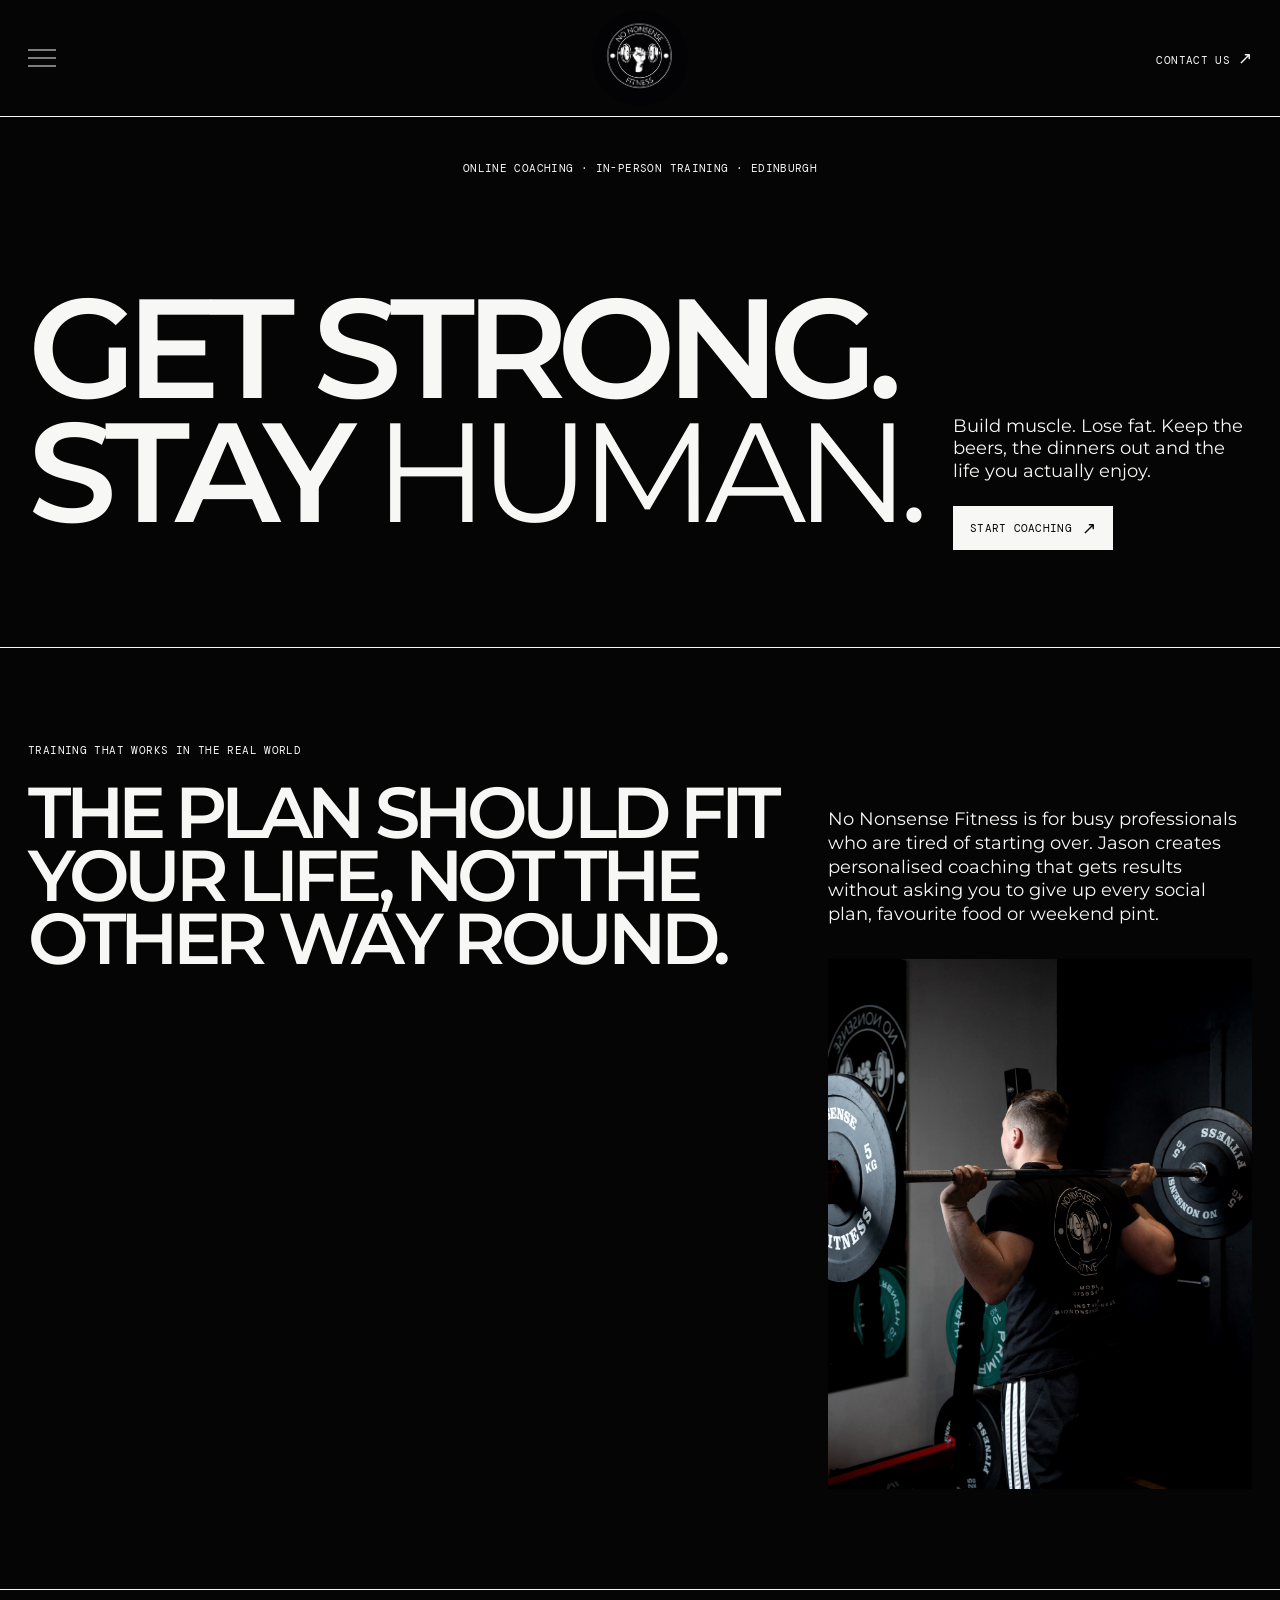
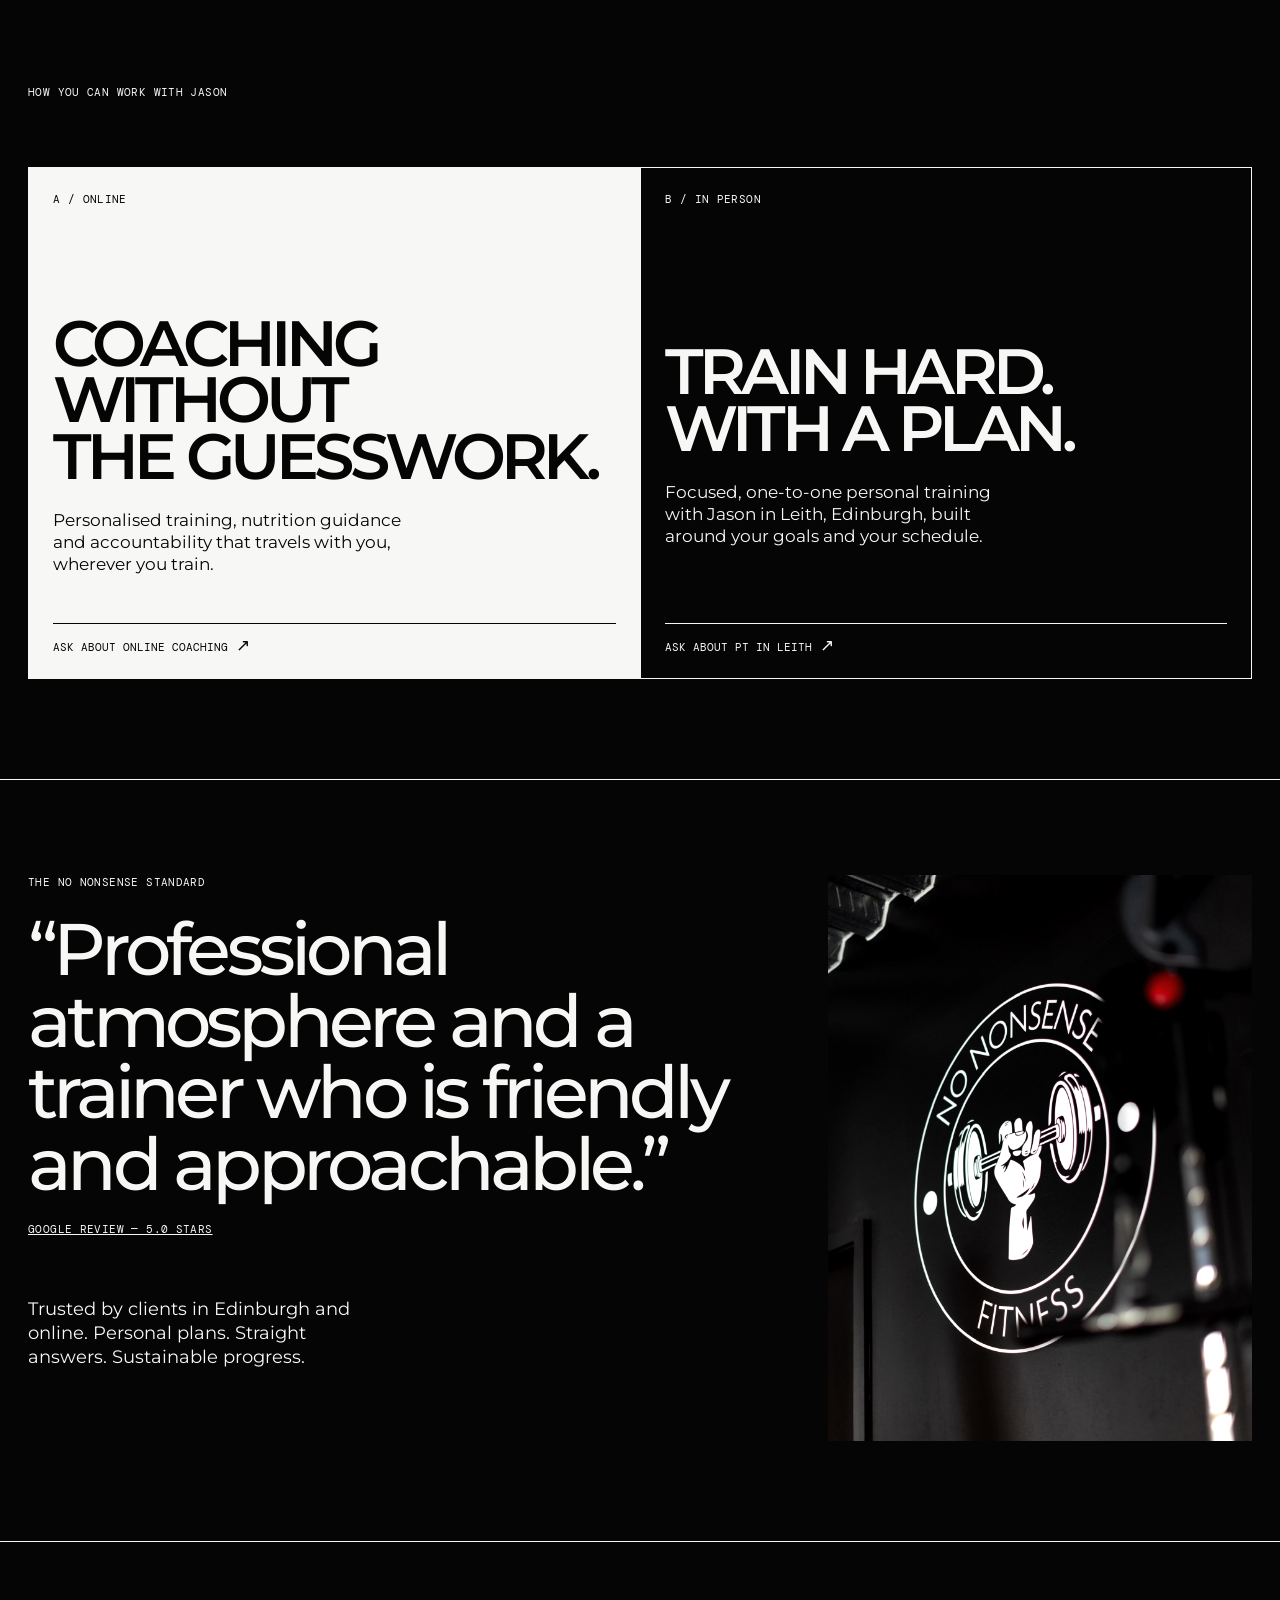
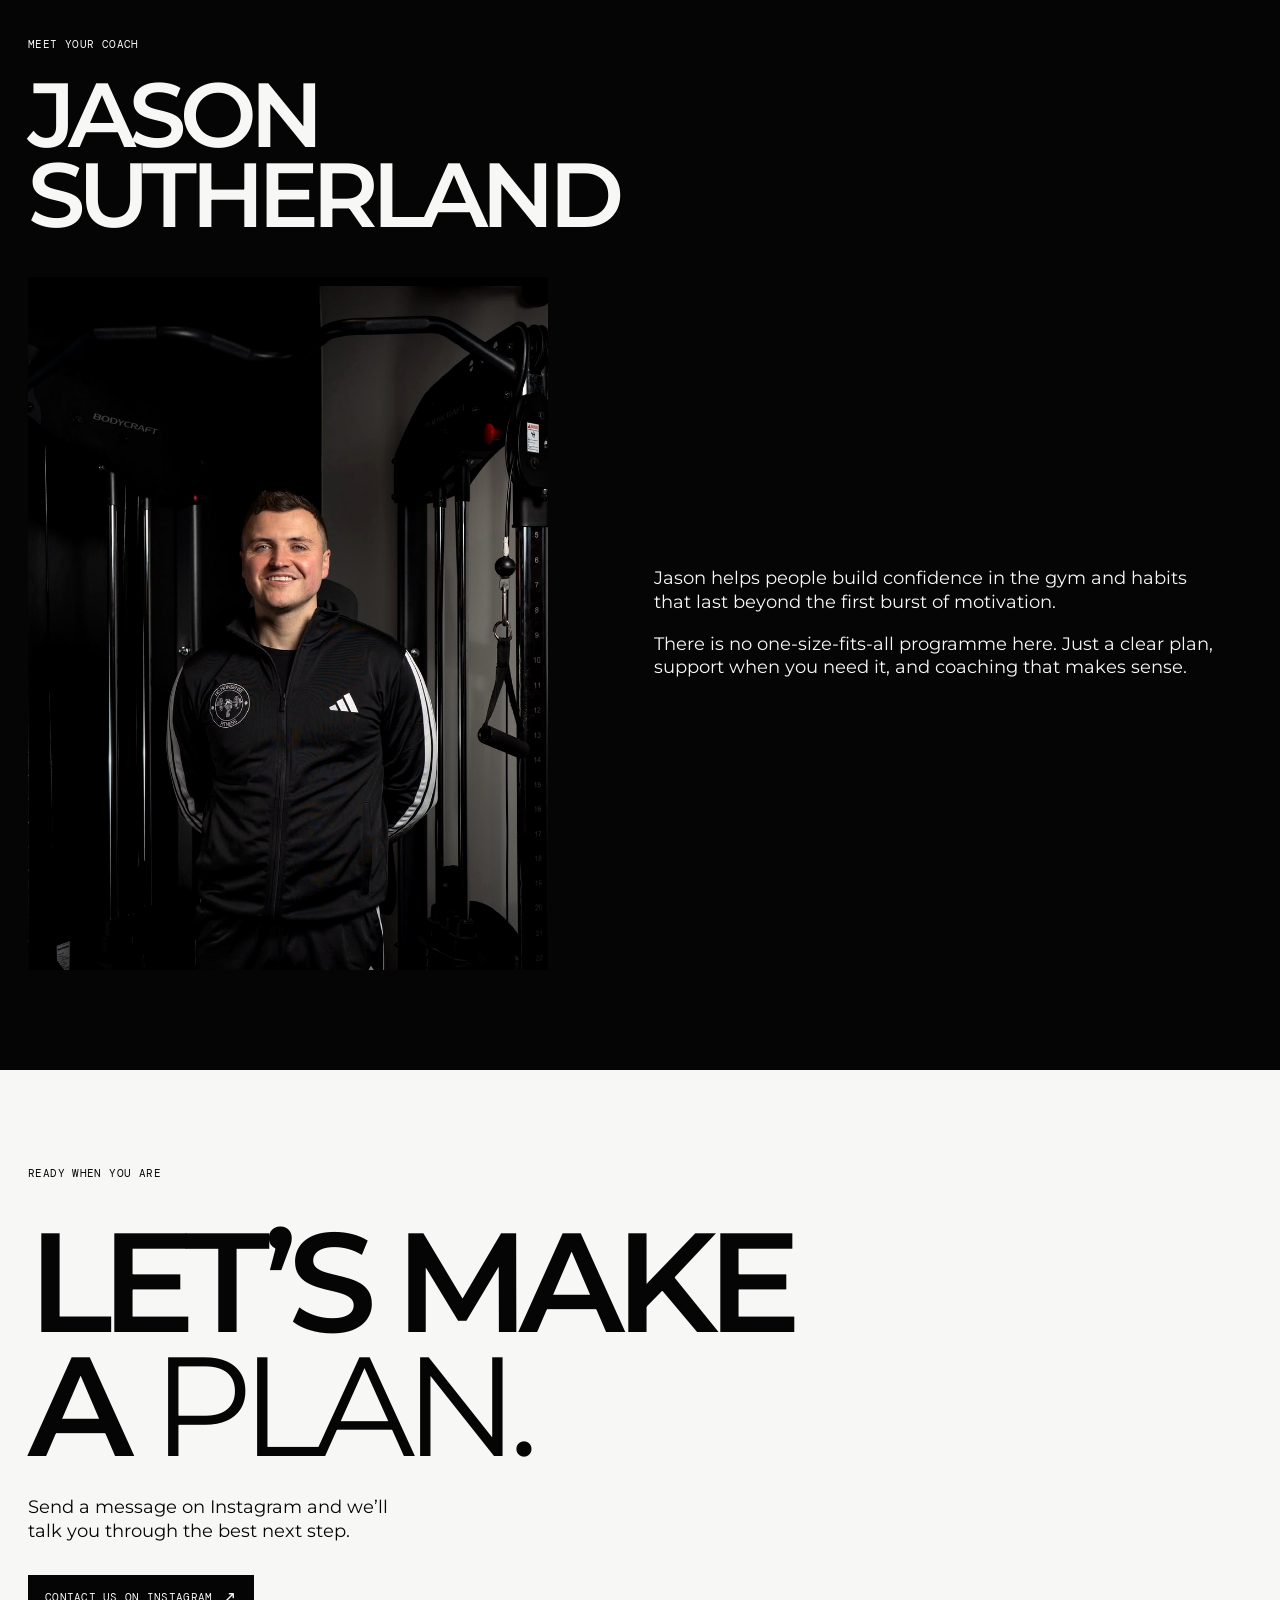
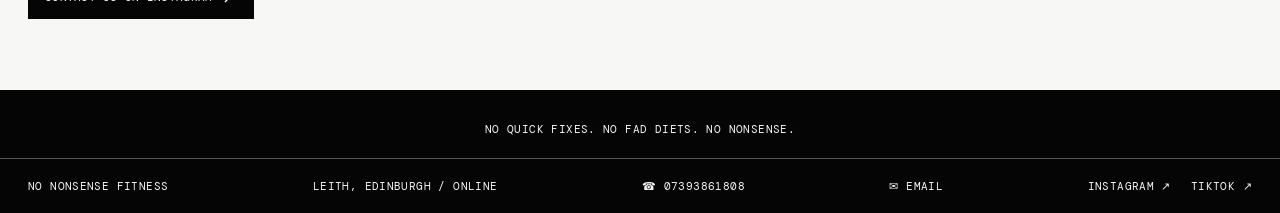
<file: index.html>
<!doctype html>
<html lang="en-GB">
  <head>
    <!-- Instagram handle: nononsense_fitnesss. Update each inline Instagram URL below if it ever changes. -->
    <!-- Analytics hooks: connect these data attributes in Google Tag Manager when a container is ready. -->
    <meta charset="UTF-8" />
    <meta name="viewport" content="width=device-width, initial-scale=1.0" />
    <meta
      name="description"
      content="No Nonsense Fitness — online and in-person coaching with Jason Sutherland in Leith, Edinburgh."
    />
    <title>No Nonsense Fitness | Coaching that fits your life</title>
    <link rel="canonical" href="https://nononsensefitness.co.uk/" />
    <link rel="icon" type="image/jpeg" href="assets/no-nonsense-fitness-logo.jpeg" />
    <meta property="og:title" content="No Nonsense Fitness | Coaching that fits your life" />
    <meta property="og:description" content="Online and in-person coaching with Jason Sutherland in Leith, Edinburgh." />
    <meta property="og:image" content="https://nononsensefitness.co.uk/assets/no-nonsense-fitness-logo.jpeg" />
    <meta property="og:type" content="website" />
    <meta property="og:url" content="https://nononsensefitness.co.uk/" />
    <meta name="twitter:card" content="summary" />
    <meta name="twitter:title" content="No Nonsense Fitness | Coaching that fits your life" />
    <meta name="twitter:description" content="Online and in-person coaching with Jason Sutherland in Leith, Edinburgh." />
    <meta name="twitter:image" content="https://nononsensefitness.co.uk/assets/no-nonsense-fitness-logo.jpeg" />
    <link rel="preconnect" href="https://fonts.googleapis.com" />
    <link rel="preconnect" href="https://fonts.gstatic.com" crossorigin />
    <link href="https://fonts.googleapis.com/css2?family=DM+Mono&amp;family=Montserrat:wght@400;500;600&amp;display=swap" rel="stylesheet" />
    <link rel="stylesheet" href="styles.css?v=20260916-1" />
    <script type="application/ld+json">
      {
        "@context": "https://schema.org",
        "@type": "LocalBusiness",
        "name": "No Nonsense Fitness",
        "description": "Online and in-person personal training with Jason Sutherland.",
        "url": "https://nononsensefitness.co.uk/",
        "image": "https://nononsensefitness.co.uk/assets/no-nonsense-fitness-logo.jpeg",
        "telephone": "+447393861808",
        "email": "nononsensefitness@outlook.com",
        "address": {
          "@type": "PostalAddress",
          "addressLocality": "Leith",
          "addressRegion": "Edinburgh",
          "addressCountry": "GB"
        },
        "sameAs": [
          "https://www.instagram.com/nononsense_fitnesss/",
          "https://www.tiktok.com/@nononsense_fitnesss"
        ]
      }
    </script>
  </head>
  <body>
    <a class="skip-link" href="#top">Skip to content</a>
    <header class="site-header">
      <details class="site-menu">
        <summary aria-label="Open navigation"><span></span><span></span><span></span></summary>
        <nav class="menu-panel" aria-label="Main navigation">
          <a href="transformations/">TRANSFORMATIONS</a>
        </nav>
      </details>
      <a class="brand" href="./" aria-label="No Nonsense Fitness home">
        <img src="assets/no-nonsense-fitness-logo.jpeg" alt="No Nonsense Fitness" width="3159" height="3159" />
      </a>
      <a class="header-link" href="https://ig.me/m/nononsense_fitnesss" target="_blank" rel="noreferrer" data-analytics-event="instagram_dm_click" data-analytics-location="header"><span class="editable" data-editable="source" data-path="/index.html" data-key="header-cta-label">CONTACT US</span> <span aria-hidden="true">↗</span></a>
    </header>

    <main id="top">
      <section class="hero section-shell">
        <p class="eyebrow editable" data-editable="source" data-path="/index.html" data-key="hero-eyebrow">ONLINE COACHING · IN-PERSON TRAINING · EDINBURGH</p>
        <div class="hero-copy">
          <h1 class="editable" data-editable="source" data-path="/index.html" data-key="hero-headline">GET STRONG.<br />STAY <em>HUMAN.</em></h1>
          <div class="hero-side">
            <p class="editable" data-editable="source" data-path="/index.html" data-key="hero-supporting-copy">Build muscle. Lose fat. Keep the beers, the dinners out and the life you actually enjoy.</p>
            <a class="button button-dark editable" href="https://ig.me/m/nononsense_fitnesss" target="_blank" rel="noreferrer" data-analytics-event="instagram_dm_click" data-analytics-location="hero" data-editable="source" data-path="/index.html" data-key="hero-cta-label">START COACHING</a>
          </div>
        </div>
      </section>

      <section class="intro section-shell section-rule">
        <div>
          <p class="overline editable" data-editable="source" data-path="/index.html" data-key="intro-overline">TRAINING THAT WORKS IN THE REAL WORLD</p>
          <h2 class="editable" data-editable="source" data-path="/index.html" data-key="intro-heading">THE PLAN SHOULD FIT<br />YOUR LIFE, NOT<span class="desktop-only"> THE<br /></span><span class="mobile-line-break" aria-hidden="true"></span><span class="mobile-only">THE </span>OTHER<span class="mobile-line-break" aria-hidden="true"></span> WAY ROUND.</h2>
        </div>
        <div class="intro-copy">
          <p class="body-copy editable" data-editable="source" data-path="/index.html" data-key="intro-copy">No Nonsense Fitness is for busy professionals who are tired of starting over. Jason creates personalised coaching that gets results without asking you to give up every social plan, favourite food or weekend pint.</p>
          <figure class="intro-photo">
            <img src="assets/jason-back-squat.jpeg" alt="Jason preparing for a barbell back squat" width="1366" height="2048" loading="lazy" />
          </figure>
        </div>
      </section>

      <section class="services section-shell section-rule">
        <div class="services-header">
          <p class="overline editable" data-editable="source" data-path="/index.html" data-key="services-overline">HOW YOU CAN WORK WITH JASON</p>
        </div>
        <div class="service-grid">
          <article class="service-card service-card-dark">
            <p class="service-index editable" data-editable="source" data-path="/index.html" data-key="online-service-index">A / ONLINE</p>
            <h3 class="editable" data-editable="source" data-path="/index.html" data-key="online-service-heading">COACHING<br />WITHOUT<br />THE GUESSWORK.</h3>
            <p class="editable" data-editable="source" data-path="/index.html" data-key="online-coaching-copy">Personalised training, nutrition guidance and accountability that travels with you, wherever you train.</p>
            <a href="https://ig.me/m/nononsense_fitnesss" target="_blank" rel="noreferrer" data-analytics-event="instagram_dm_click" data-analytics-location="online_service"><span class="editable" data-editable="source" data-path="/index.html" data-key="online-service-cta-label">ASK ABOUT ONLINE COACHING</span> <span aria-hidden="true">↗</span></a>
          </article>
          <article class="service-card">
            <p class="service-index editable" data-editable="source" data-path="/index.html" data-key="in-person-service-index">B / IN PERSON</p>
            <h3 class="editable" data-editable="source" data-path="/index.html" data-key="in-person-service-heading">TRAIN HARD.<br />WITH A PLAN.</h3>
            <p class="editable" data-editable="source" data-path="/index.html" data-key="in-person-training-copy">Focused, one-to-one personal training with Jason in Leith, Edinburgh, built around your goals and your schedule.</p>
            <a href="https://ig.me/m/nononsense_fitnesss" target="_blank" rel="noreferrer" data-analytics-event="instagram_dm_click" data-analytics-location="in_person_service"><span class="editable" data-editable="source" data-path="/index.html" data-key="in-person-service-cta-label">ASK ABOUT PT IN LEITH</span> <span aria-hidden="true">↗</span></a>
          </article>
        </div>
      </section>

      <section class="proof section-shell section-rule">
        <div class="proof-content">
          <p class="overline editable" data-editable="source" data-path="/index.html" data-key="proof-overline">THE NO NONSENSE STANDARD</p>
          <blockquote class="editable" data-editable="source" data-path="/index.html" data-key="testimonial" cite="https://www.google.com/maps?cid=11181079138888969406">“Professional atmosphere and a trainer who is friendly and approachable.”</blockquote>
          <p class="review-source"><a href="https://www.google.com/maps?cid=11181079138888969406" target="_blank" rel="noopener noreferrer" aria-label="Read all No Nonsense Fitness reviews on Google" data-analytics-event="google_review_click" data-analytics-location="testimonial"><span class="editable" data-editable="source" data-path="/index.html" data-key="review-source-label">GOOGLE REVIEW &mdash; 5.0 STARS</span></a></p>
          <p class="proof-note editable" data-editable="source" data-path="/index.html" data-key="proof-note">Trusted by clients in Edinburgh and online. Personal plans. Straight answers. Sustainable progress.</p>
        </div>
        <figure class="proof-photo">
          <img src="assets/no-nonsense-gym-logo.jpeg" alt="No Nonsense Fitness logo inside the gym" width="1366" height="2048" loading="lazy" />
        </figure>
      </section>

      <section class="about section-shell section-rule">
        <div class="about-title">
          <p class="overline editable" data-editable="source" data-path="/index.html" data-key="about-overline">MEET YOUR COACH</p>
          <h2 class="editable" data-editable="source" data-path="/index.html" data-key="about-heading">JASON<br />SUTHERLAND</h2>
        </div>
        <figure class="about-photo">
          <img src="assets/jason-sutherland.jpeg" alt="Jason Sutherland at No Nonsense Fitness" width="944" height="2048" loading="lazy" />
        </figure>
        <div class="about-copy">
          <p class="editable" data-editable="source" data-path="/index.html" data-key="about-intro">Jason helps people build confidence in the gym and habits that last beyond the first burst of motivation.</p>
          <p class="editable" data-editable="source" data-path="/index.html" data-key="about-detail">There is no one-size-fits-all programme here. Just a clear plan, support when you need it, and coaching that makes sense.</p>
        </div>
      </section>

      <section class="cta section-shell section-rule">
        <p class="overline editable" data-editable="source" data-path="/index.html" data-key="cta-overline">READY WHEN YOU ARE</p>
        <h2 class="editable" data-editable="source" data-path="/index.html" data-key="cta-heading">LET’S MAKE<br />A <em>PLAN.</em></h2>
        <p class="editable" data-editable="source" data-path="/index.html" data-key="cta-copy">Send a message on Instagram and we’ll talk you through the best next step.</p>
        <a class="button button-light editable" href="https://ig.me/m/nononsense_fitnesss" target="_blank" rel="noreferrer" data-analytics-event="instagram_dm_click" data-analytics-location="final_cta" data-editable="source" data-path="/index.html" data-key="final-cta-label">CONTACT US ON INSTAGRAM</a>
      </section>
      <div class="page-signoff section-shell editable" data-editable="source" data-path="/index.html" data-key="page-signoff">NO QUICK FIXES. NO FAD DIETS. NO NONSENSE.</div>
    </main>

    <footer class="site-footer">
      <p class="editable" data-editable="source" data-path="/index.html" data-key="footer-business-name">NO NONSENSE FITNESS</p>
      <p class="editable" data-editable="source" data-path="/index.html" data-key="footer-location">LEITH, EDINBURGH / ONLINE</p>
      <div class="footer-contact">
        <a href="tel:+447393861808" aria-label="Call No Nonsense Fitness on 07393861808" data-analytics-event="phone_click" data-analytics-location="footer"><span aria-hidden="true">☎</span> 07393861808</a>
      </div>
      <div class="footer-email">
        <a href="mailto:nononsensefitness@outlook.com" aria-label="Email No Nonsense Fitness" data-analytics-event="email_click" data-analytics-location="footer"><span aria-hidden="true">✉</span> <span class="editable" data-editable="source" data-path="/index.html" data-key="footer-email-label">EMAIL</span></a>
      </div>
      <div class="footer-socials">
        <a href="https://www.instagram.com/nononsense_fitnesss/" target="_blank" rel="noreferrer" data-analytics-event="instagram_profile_click" data-analytics-location="footer">INSTAGRAM ↗</a>
        <a href="https://www.tiktok.com/@nononsense_fitnesss" target="_blank" rel="noreferrer" data-analytics-event="tiktok_profile_click" data-analytics-location="footer">TIKTOK ↗</a>
      </div>
    </footer>
  </body>
</html>
</file>
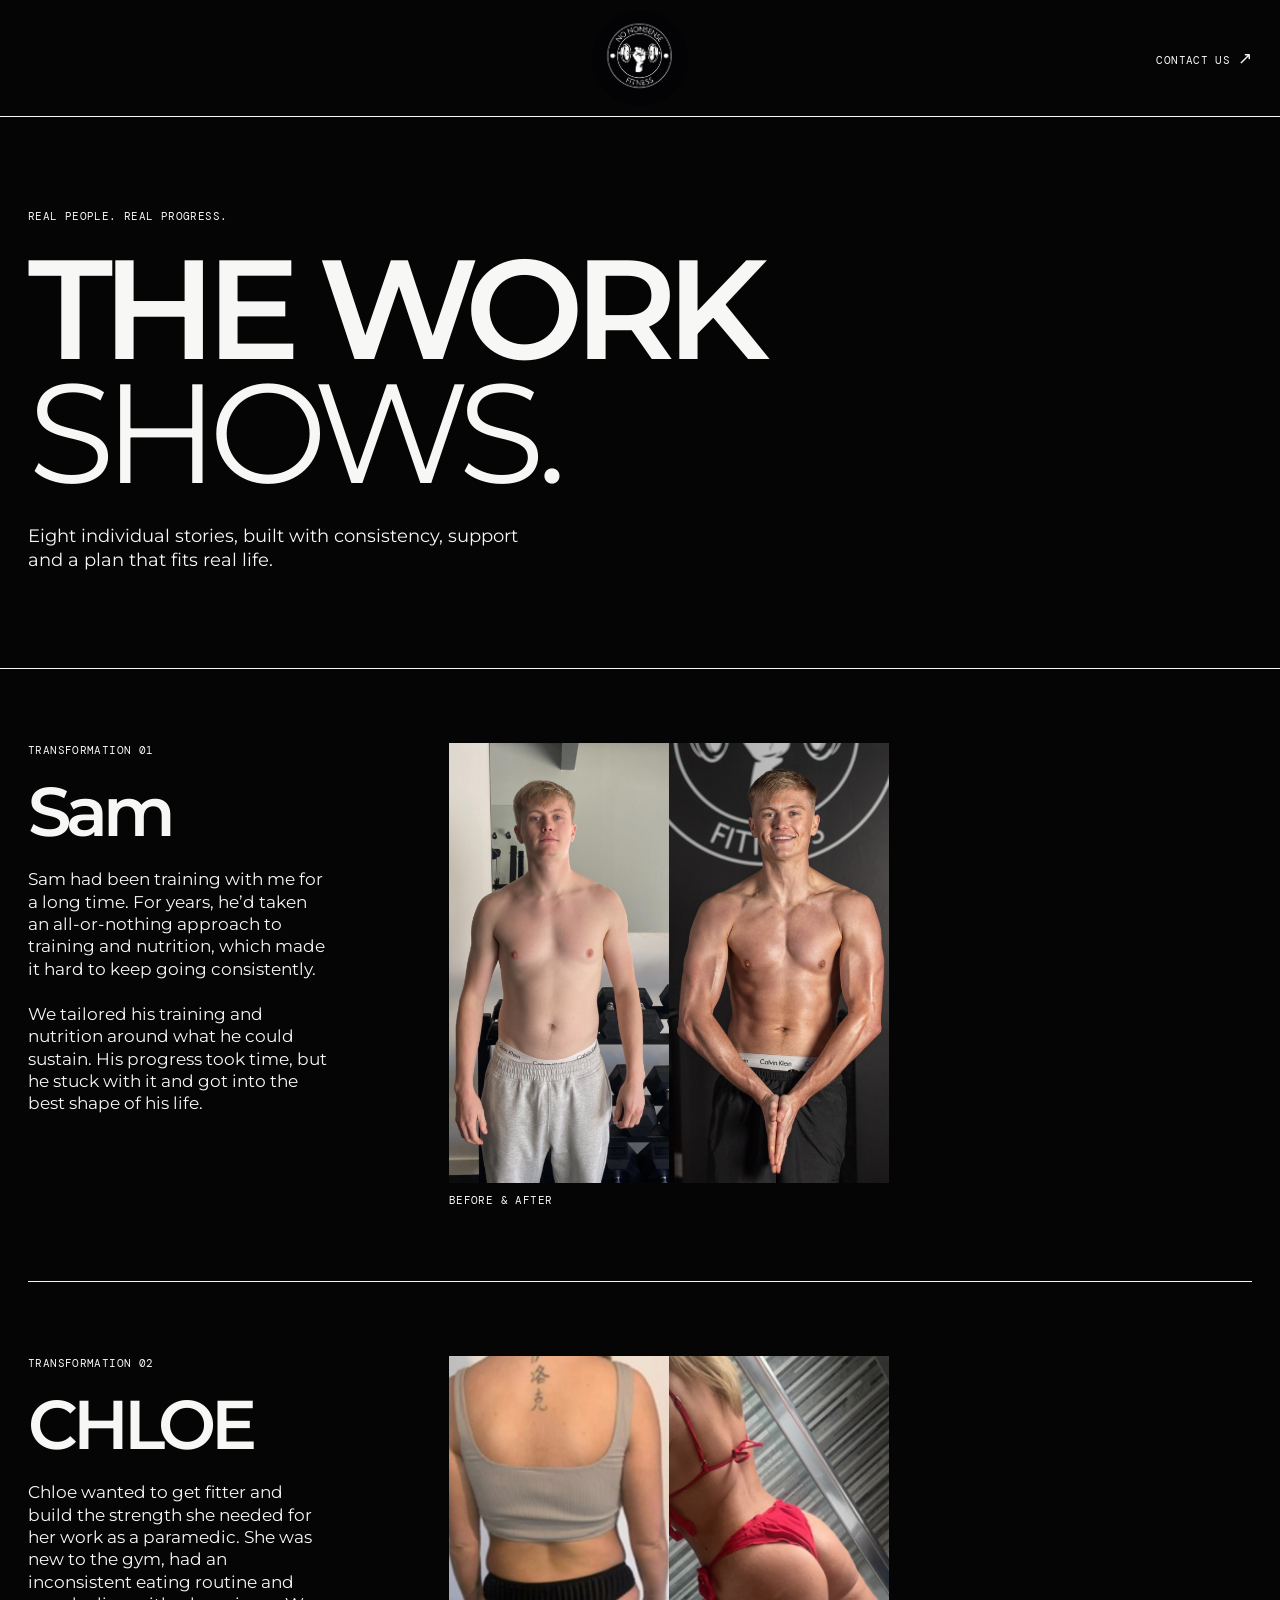
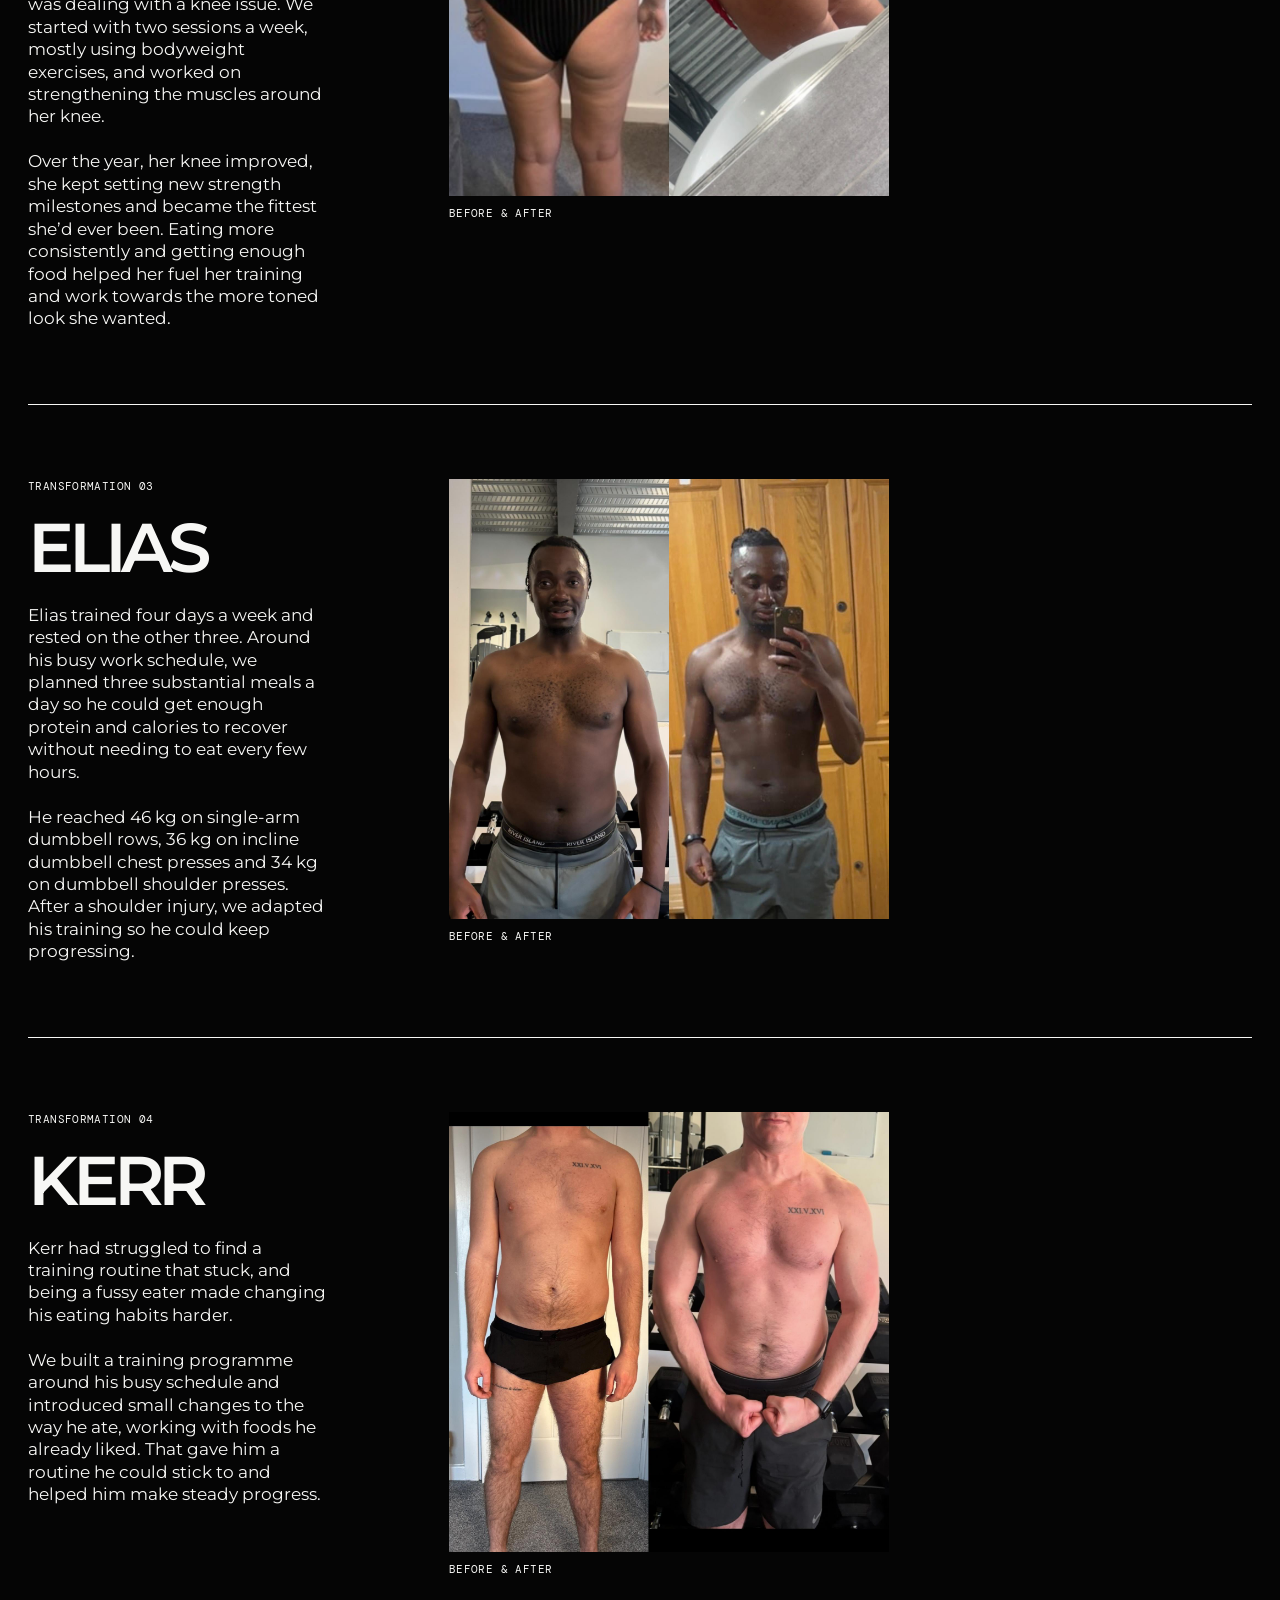
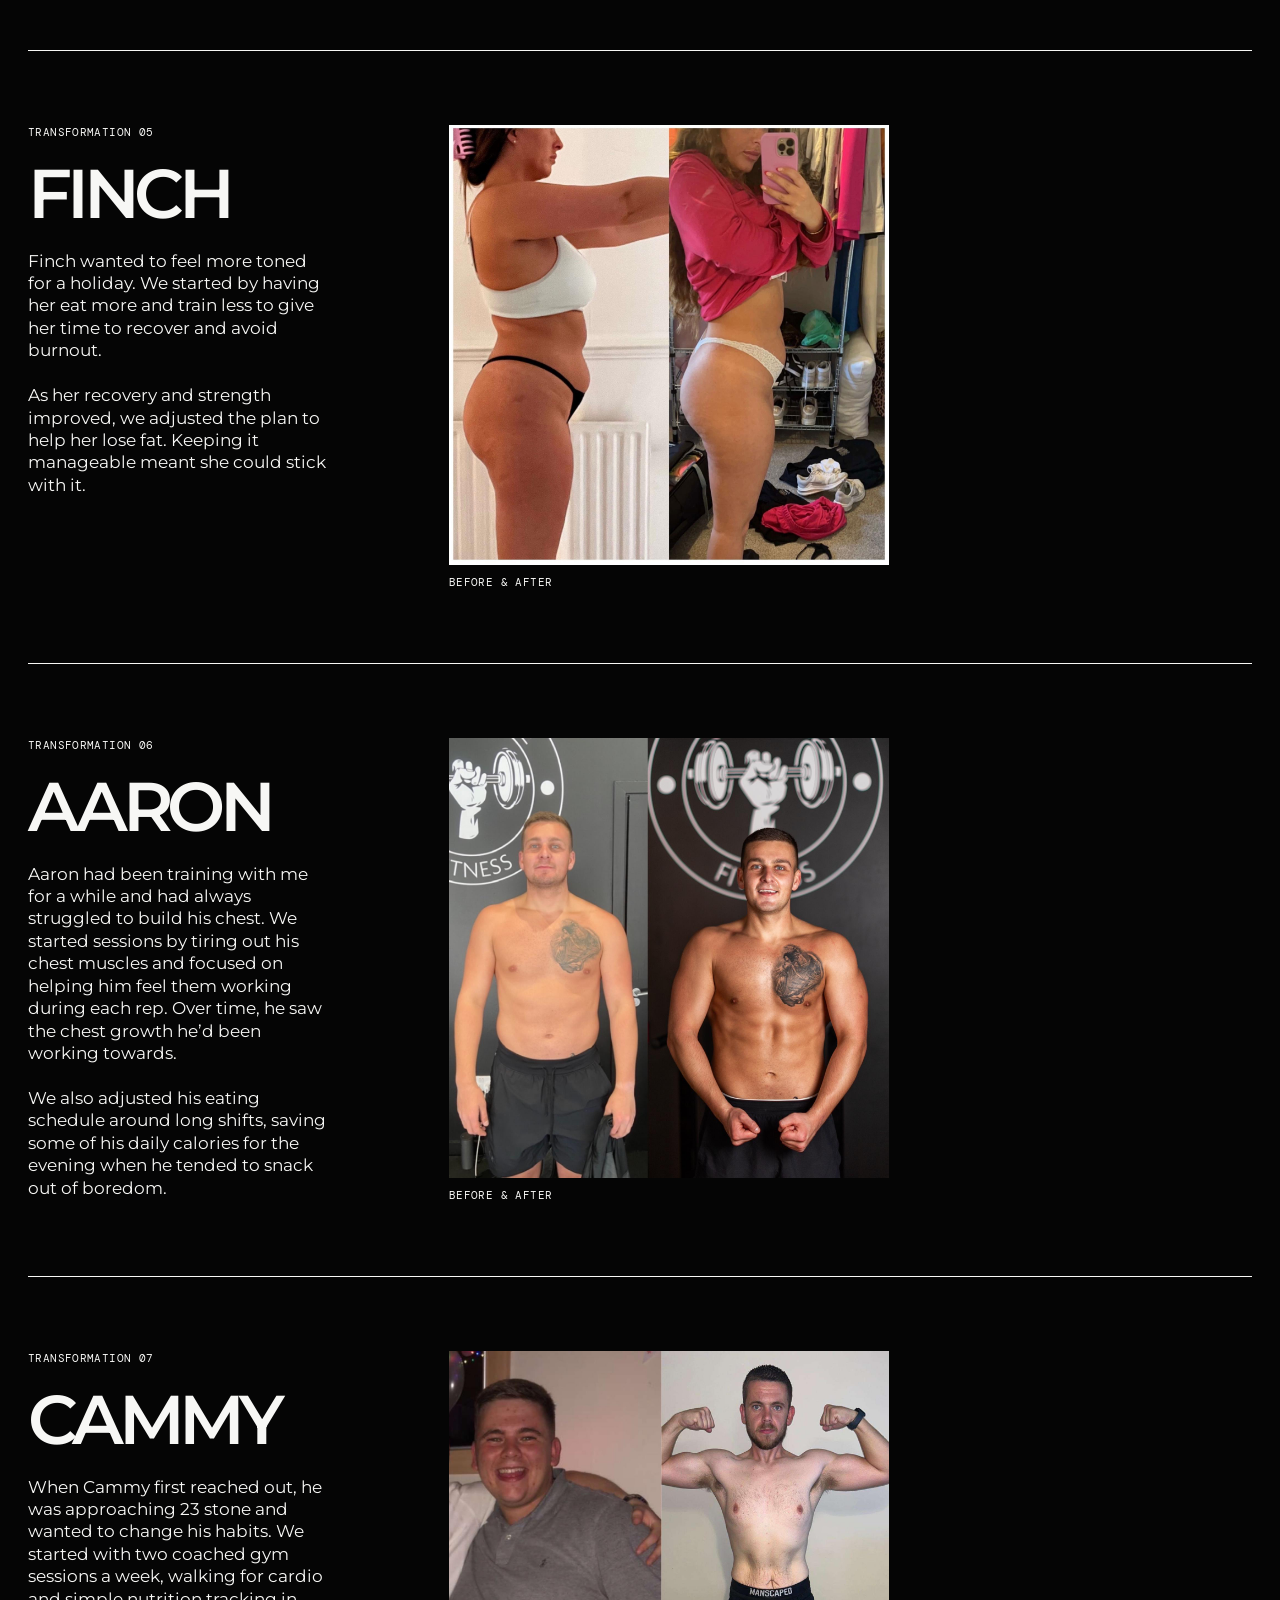
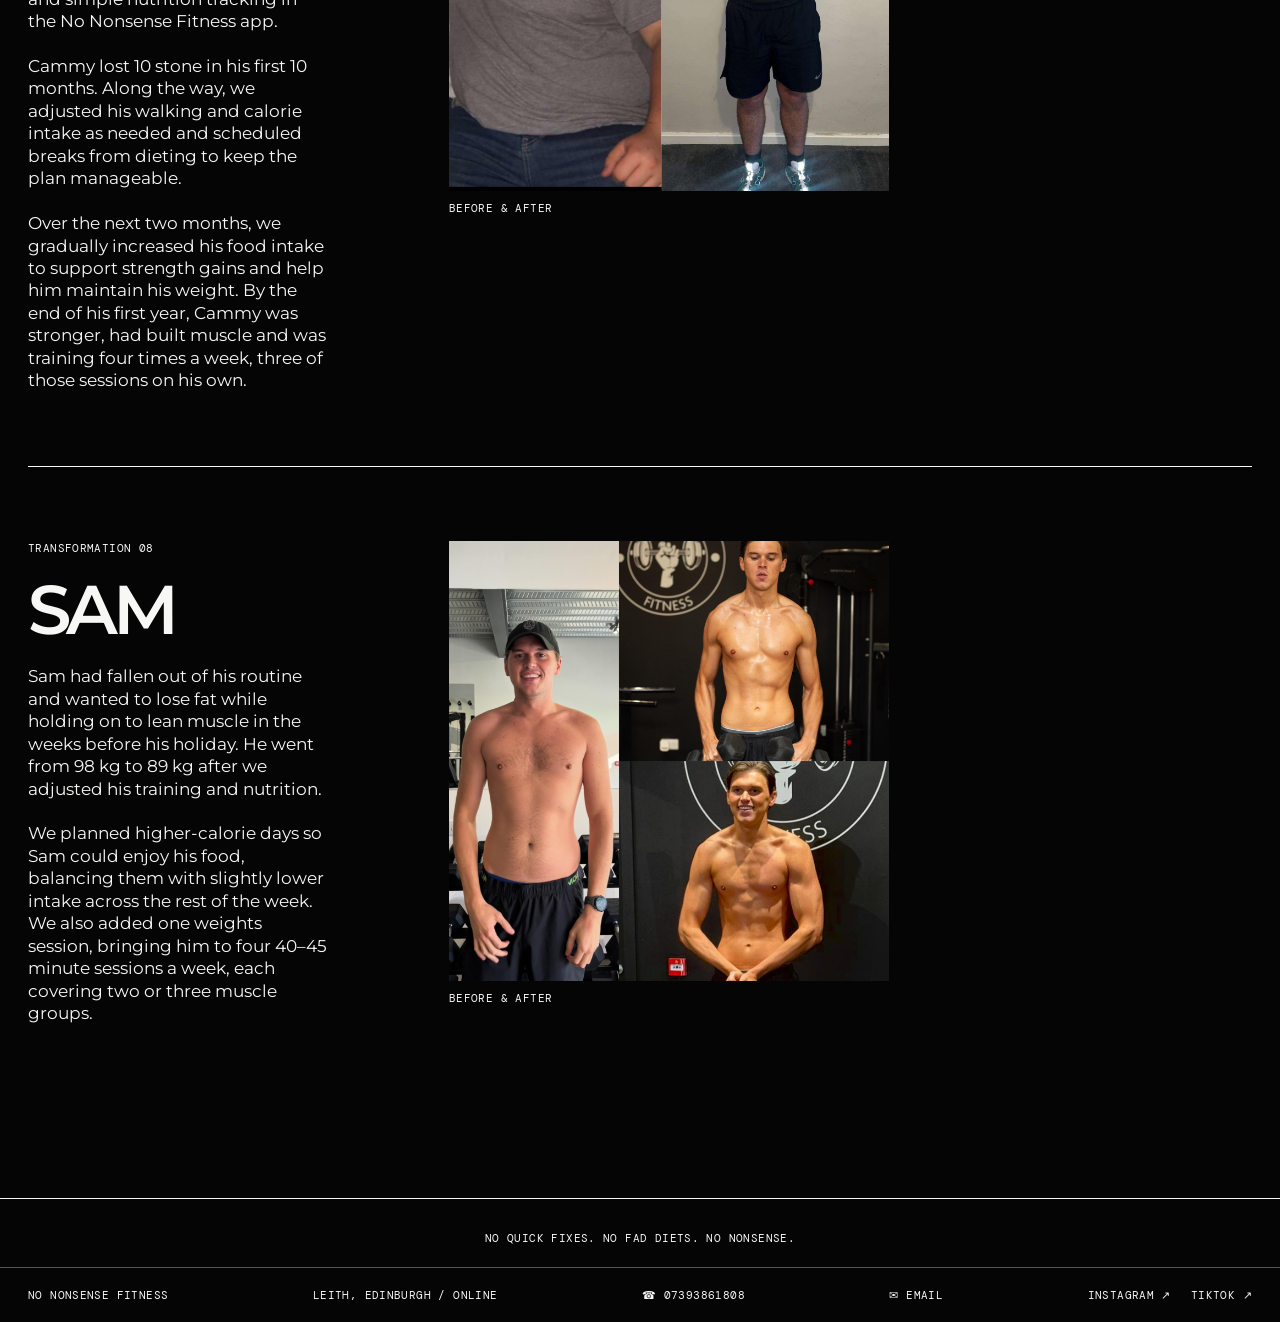
<file: transformations/index.html>
<!doctype html>
<html lang="en-GB">
  <head>
    <!-- CloudCannon: editable content on this page uses the /transformations/index.html source path. -->
    <meta charset="UTF-8" />
    <meta name="viewport" content="width=device-width, initial-scale=1.0" />
    <meta name="description" content="Real client transformations from No Nonsense Fitness, online and in Leith, Edinburgh." />
    <title>Transformations | No Nonsense Fitness</title>
    <link rel="canonical" href="https://nononsensefitness.co.uk/transformations/" />
    <link rel="icon" type="image/jpeg" href="../assets/no-nonsense-fitness-logo.jpeg" />
    <meta property="og:title" content="Transformations | No Nonsense Fitness" />
    <meta property="og:description" content="Real client transformations from No Nonsense Fitness, online and in Leith, Edinburgh." />
    <meta property="og:image" content="https://nononsensefitness.co.uk/assets/no-nonsense-fitness-logo.jpeg" />
    <meta property="og:type" content="website" />
    <meta property="og:url" content="https://nononsensefitness.co.uk/transformations/" />
    <meta name="twitter:card" content="summary" />
    <meta name="twitter:title" content="Transformations | No Nonsense Fitness" />
    <meta name="twitter:description" content="Real client transformations from No Nonsense Fitness, online and in Leith, Edinburgh." />
    <meta name="twitter:image" content="https://nononsensefitness.co.uk/assets/no-nonsense-fitness-logo.jpeg" />
    <link rel="preconnect" href="https://fonts.googleapis.com" />
    <link rel="preconnect" href="https://fonts.gstatic.com" crossorigin />
    <link href="https://fonts.googleapis.com/css2?family=DM+Mono&amp;family=Montserrat:wght@400;500;600&amp;display=swap" rel="stylesheet" />
    <link rel="stylesheet" href="../styles.css?v=20260923-1" />
  </head>
  <body>
    <a class="skip-link" href="#top">Skip to content</a>
    <header class="site-header">
      <a class="brand" href="../index.html" aria-label="No Nonsense Fitness home">
        <img src="../assets/no-nonsense-fitness-logo.jpeg" alt="No Nonsense Fitness" width="3159" height="3159" />
      </a>
      <a class="header-link" href="https://ig.me/m/nononsense_fitnesss" target="_blank" rel="noreferrer"><span data-editable="source" data-path="/transformations/index.html" data-key="transformations-header-cta-label">CONTACT US</span> <span aria-hidden="true">↗</span></a>
    </header>

    <main id="top">
      <section class="transformations-hero section-shell">
        <p class="overline" data-editable="source" data-path="/transformations/index.html" data-key="transformations-overline">REAL PEOPLE. REAL PROGRESS.</p>
        <h1 data-editable="source" data-path="/transformations/index.html" data-key="transformations-heading">THE WORK<br /><em>SHOWS.</em></h1>
        <p data-editable="source" data-path="/transformations/index.html" data-key="transformations-intro">Eight individual stories, built with consistency, support and a plan that fits real life.</p>
      </section>

      <section class="transformations-list section-shell" aria-label="Client transformations">
        <article class="transformation-card">
          <div class="transformation-copy">
            <p class="overline" data-editable="source" data-path="/transformations/index.html" data-key="transformation-01-label">TRANSFORMATION 01</p>
            <h2 data-editable="source" data-path="/transformations/index.html" data-key="transformation-01-name" data-type="span">Sam</h2>
            <p data-editable="source" data-path="/transformations/index.html" data-key="transformation-01-description">Sam had been training with me for a long time. For years, he’d taken an all-or-nothing approach to training and nutrition, which made it hard to keep going consistently.<br /><br />We tailored his training and nutrition around what he could sustain. His progress took time, but he stuck with it and got into the best shape of his life.</p>
          </div>
          <figure class="transformation-collage"><img src="../assets/transformations/client-01.jpeg" alt="Client transformation before and after collage" width="1600" height="1600" loading="lazy" /><figcaption>BEFORE &amp; AFTER</figcaption></figure>
        </article>

        <article class="transformation-card">
          <div class="transformation-copy">
            <p class="overline" data-editable="source" data-path="/transformations/index.html" data-key="transformation-02-label">TRANSFORMATION 02</p>
            <h2 data-editable="source" data-path="/transformations/index.html" data-key="transformation-02-name" data-type="span">CHLOE</h2>
            <p data-editable="source" data-path="/transformations/index.html" data-key="transformation-02-description">Chloe wanted to get fitter and build the strength she needed for her work as a paramedic. She was new to the gym, had an inconsistent eating routine and was dealing with a knee issue. We started with two sessions a week, mostly using bodyweight exercises, and worked on strengthening the muscles around her knee.<br /><br />Over the year, her knee improved, she kept setting new strength milestones and became the fittest she’d ever been. Eating more consistently and getting enough food helped her fuel her training and work towards the more toned look she wanted.</p>
          </div>
          <figure class="transformation-collage"><img src="../assets/transformations/client-07.jpg" alt="Client transformation before and after collage" width="960" height="1079" loading="lazy" /><figcaption>BEFORE &amp; AFTER</figcaption></figure>
        </article>

        <article class="transformation-card">
          <div class="transformation-copy">
            <p class="overline" data-editable="source" data-path="/transformations/index.html" data-key="transformation-03-label">TRANSFORMATION 03</p>
            <h2 data-editable="source" data-path="/transformations/index.html" data-key="transformation-03-name" data-type="span">ELIAS</h2>
            <p data-editable="source" data-path="/transformations/index.html" data-key="transformation-03-description">Elias trained four days a week and rested on the other three. Around his busy work schedule, we planned three substantial meals a day so he could get enough protein and calories to recover without needing to eat every few hours.<br /><br />He reached 46 kg on single-arm dumbbell rows, 36 kg on incline dumbbell chest presses and 34 kg on dumbbell shoulder presses. After a shoulder injury, we adapted his training so he could keep progressing.</p>
          </div>
          <figure class="transformation-collage"><img src="../assets/transformations/client-02.jpeg" alt="Client transformation before and after collage" width="1600" height="1600" loading="lazy" /><figcaption>BEFORE &amp; AFTER</figcaption></figure>
        </article>

        <article class="transformation-card">
          <div class="transformation-copy">
            <p class="overline" data-editable="source" data-path="/transformations/index.html" data-key="transformation-04-label">TRANSFORMATION 04</p>
            <h2 data-editable="source" data-path="/transformations/index.html" data-key="transformation-04-name" data-type="span">KERR</h2>
            <p data-editable="source" data-path="/transformations/index.html" data-key="transformation-04-description">Kerr had struggled to find a training routine that stuck, and being a fussy eater made changing his eating habits harder.<br /><br />We built a training programme around his busy schedule and introduced small changes to the way he ate, working with foods he already liked. That gave him a routine he could stick to and helped him make steady progress.</p>
          </div>
          <figure class="transformation-collage"><img src="../assets/transformations/client-03.jpeg" alt="Client transformation before and after collage" width="1600" height="1600" loading="lazy" /><figcaption>BEFORE &amp; AFTER</figcaption></figure>
        </article>

        <article class="transformation-card">
          <div class="transformation-copy">
            <p class="overline" data-editable="source" data-path="/transformations/index.html" data-key="transformation-05-label">TRANSFORMATION 05</p>
            <h2 data-editable="source" data-path="/transformations/index.html" data-key="transformation-05-name" data-type="span">FINCH</h2>
            <p data-editable="source" data-path="/transformations/index.html" data-key="transformation-05-description">Finch wanted to feel more toned for a holiday. We started by having her eat more and train less to give her time to recover and avoid burnout.<br /><br />As her recovery and strength improved, we adjusted the plan to help her lose fat. Keeping it manageable meant she could stick with it.</p>
          </div>
          <figure class="transformation-collage"><img src="../assets/transformations/client-08.jpg" alt="Client transformation before and after collage" width="1574" height="1574" loading="lazy" /><figcaption>BEFORE &amp; AFTER</figcaption></figure>
        </article>

        <article class="transformation-card">
          <div class="transformation-copy">
            <p class="overline" data-editable="source" data-path="/transformations/index.html" data-key="transformation-06-label">TRANSFORMATION 06</p>
            <h2 data-editable="source" data-path="/transformations/index.html" data-key="transformation-06-name" data-type="span">AARON</h2>
            <p data-editable="source" data-path="/transformations/index.html" data-key="transformation-06-description">Aaron had been training with me for a while and had always struggled to build his chest. We started sessions by tiring out his chest muscles and focused on helping him feel them working during each rep. Over time, he saw the chest growth he’d been working towards.<br /><br />We also adjusted his eating schedule around long shifts, saving some of his daily calories for the evening when he tended to snack out of boredom.</p>
          </div>
          <figure class="transformation-collage"><img src="../assets/transformations/client-04.jpeg" alt="Client transformation before and after collage" width="1600" height="1600" loading="lazy" /><figcaption>BEFORE &amp; AFTER</figcaption></figure>
        </article>

        <article class="transformation-card">
          <div class="transformation-copy">
            <p class="overline" data-editable="source" data-path="/transformations/index.html" data-key="transformation-07-label">TRANSFORMATION 07</p>
            <h2 data-editable="source" data-path="/transformations/index.html" data-key="transformation-07-name" data-type="span">CAMMY</h2>
            <p data-editable="source" data-path="/transformations/index.html" data-key="transformation-07-description">When Cammy first reached out, he was approaching 23 stone and wanted to change his habits. We started with two coached gym sessions a week, walking for cardio and simple nutrition tracking in the No Nonsense Fitness app.<br /><br />Cammy lost 10 stone in his first 10 months. Along the way, we adjusted his walking and calorie intake as needed and scheduled breaks from dieting to keep the plan manageable.<br /><br />Over the next two months, we gradually increased his food intake to support strength gains and help him maintain his weight. By the end of his first year, Cammy was stronger, had built muscle and was training four times a week, three of those sessions on his own.</p>
          </div>
          <figure class="transformation-collage"><img src="../assets/transformations/client-05.jpeg" alt="Client transformation before and after collage" width="1600" height="1600" loading="lazy" /><figcaption>BEFORE &amp; AFTER</figcaption></figure>
        </article>

        <article class="transformation-card">
          <div class="transformation-copy">
            <p class="overline" data-editable="source" data-path="/transformations/index.html" data-key="transformation-08-label">TRANSFORMATION 08</p>
            <h2 data-editable="source" data-path="/transformations/index.html" data-key="transformation-08-name" data-type="span">SAM</h2>
            <p data-editable="source" data-path="/transformations/index.html" data-key="transformation-08-description">Sam had fallen out of his routine and wanted to lose fat while holding on to lean muscle in the weeks before his holiday. He went from 98 kg to 89 kg after we adjusted his training and nutrition.<br /><br />We planned higher-calorie days so Sam could enjoy his food, balancing them with slightly lower intake across the rest of the week. We also added one weights session, bringing him to four 40–45 minute sessions a week, each covering two or three muscle groups.</p>
          </div>
          <figure class="transformation-collage"><img src="../assets/transformations/client-06.jpeg" alt="Client transformation before and after collage" width="1600" height="1600" loading="lazy" /><figcaption>BEFORE &amp; AFTER</figcaption></figure>
        </article>
      </section>
    </main>

    <div class="page-signoff section-shell">NO QUICK FIXES. NO FAD DIETS. NO NONSENSE.</div>

    <footer class="site-footer">
      <p>NO NONSENSE FITNESS</p>
      <p>LEITH, EDINBURGH / ONLINE</p>
      <div class="footer-contact"><a href="tel:+447393861808" aria-label="Call No Nonsense Fitness on 07393861808">☎ 07393861808</a></div>
      <div class="footer-email"><a href="mailto:nononsensefitness@outlook.com" aria-label="Email No Nonsense Fitness">✉ EMAIL</a></div>
      <div class="footer-socials">
        <a href="https://www.instagram.com/nononsense_fitnesss/" target="_blank" rel="noreferrer">INSTAGRAM ↗</a>
        <a href="https://www.tiktok.com/@nononsense_fitnesss" target="_blank" rel="noreferrer">TIKTOK ↗</a>
      </div>
    </footer>
  </body>
</html>
</file>
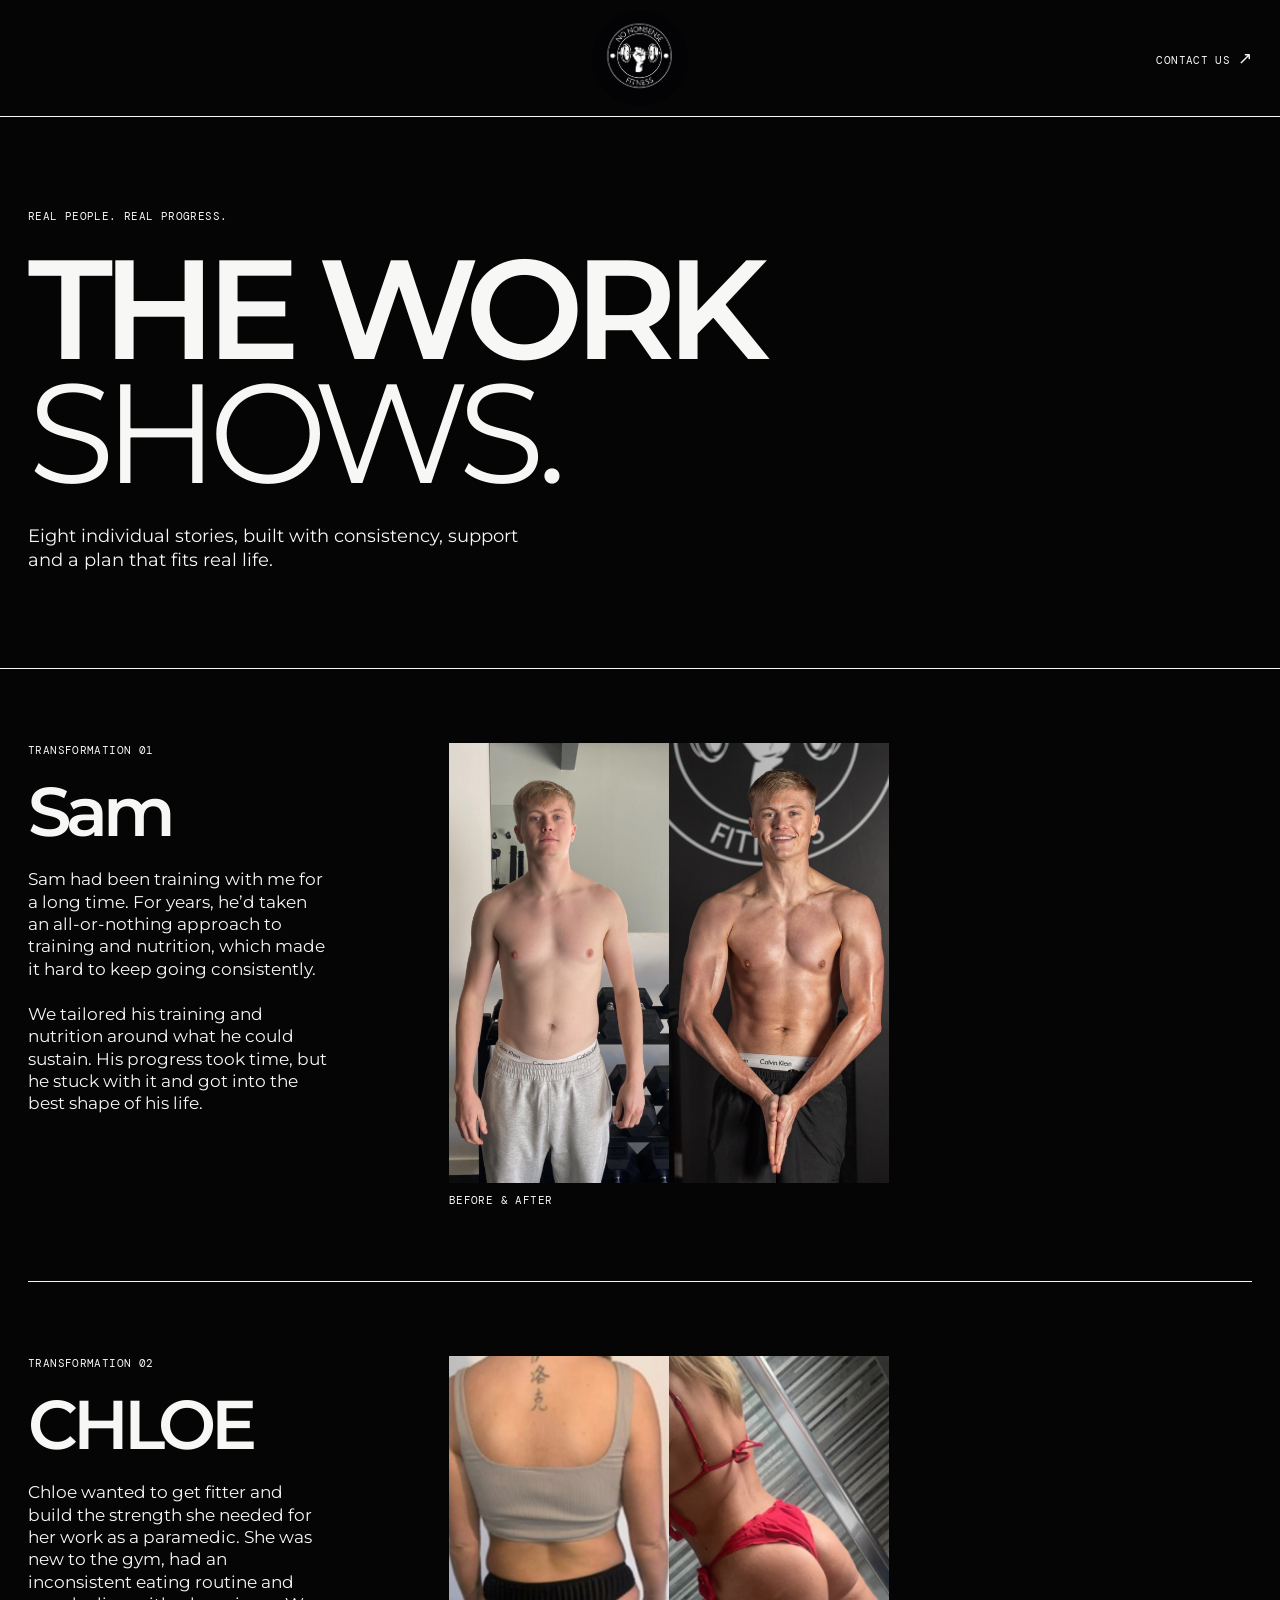
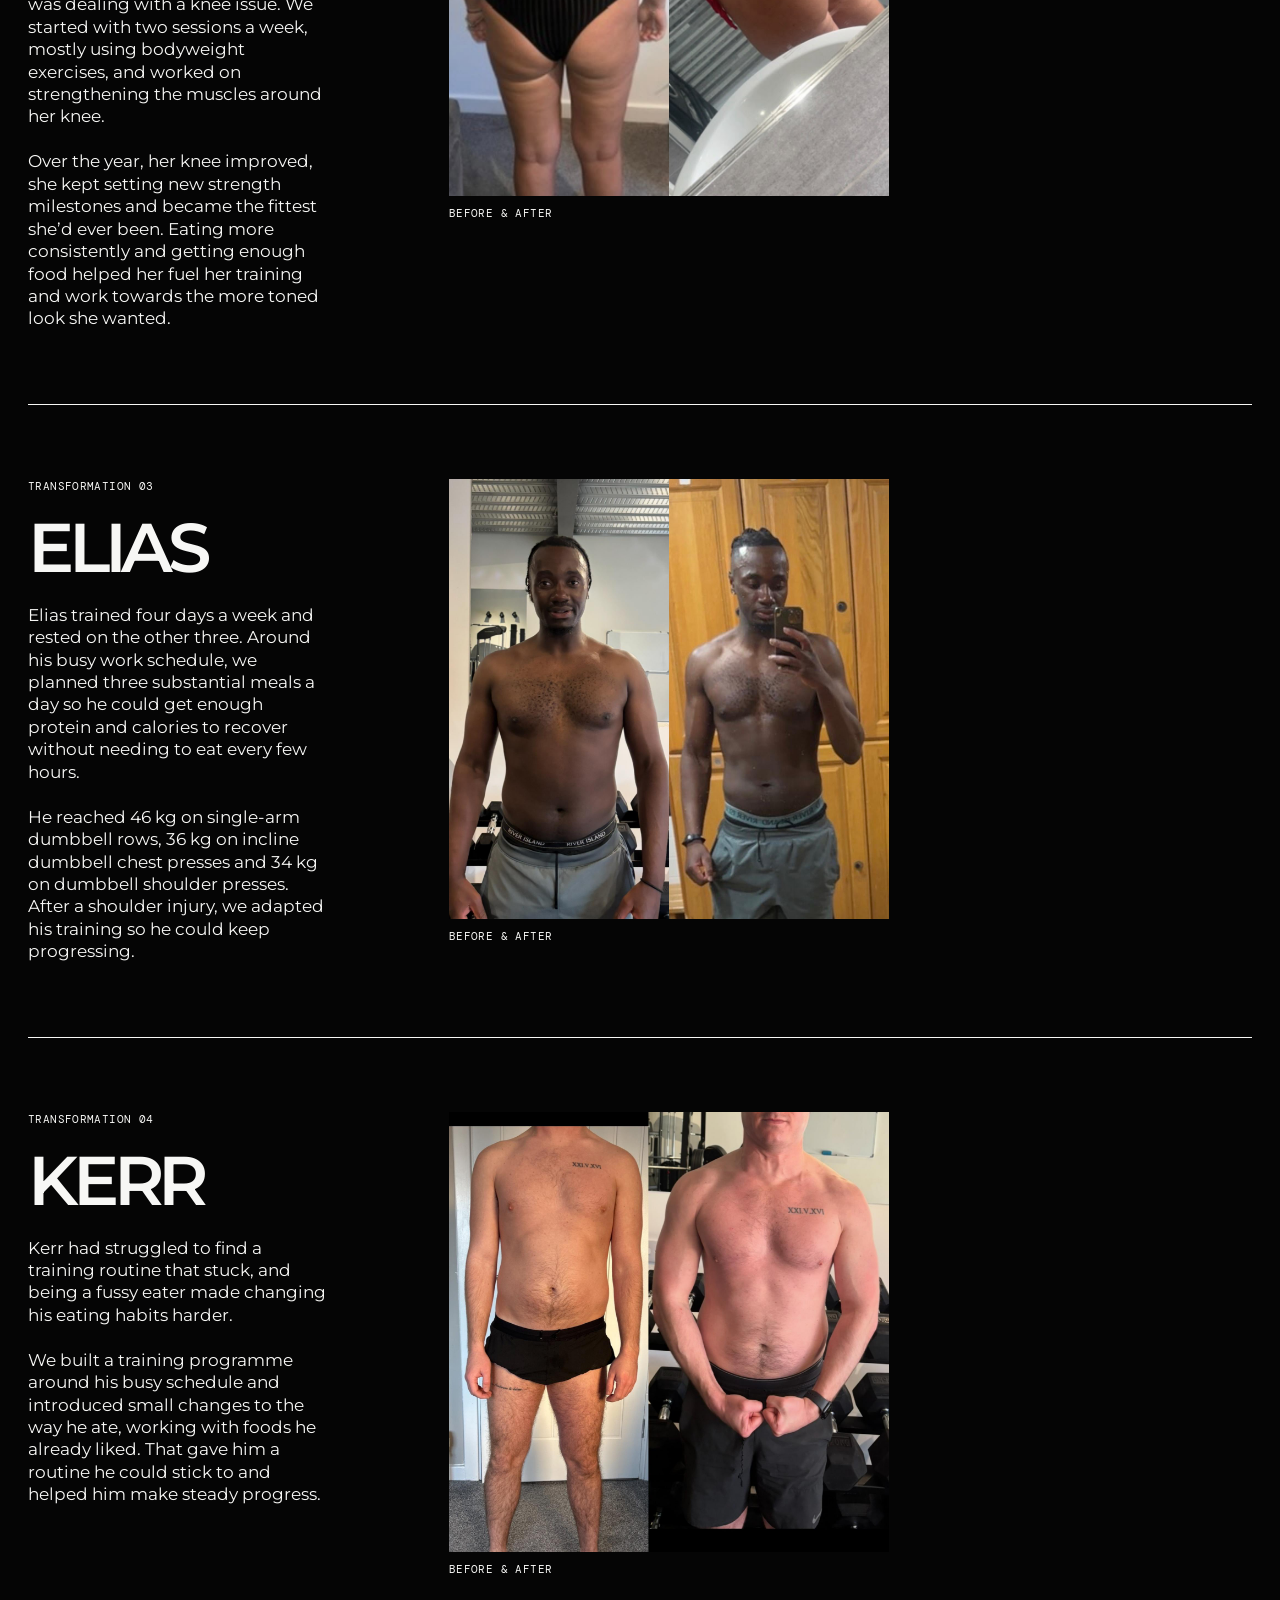
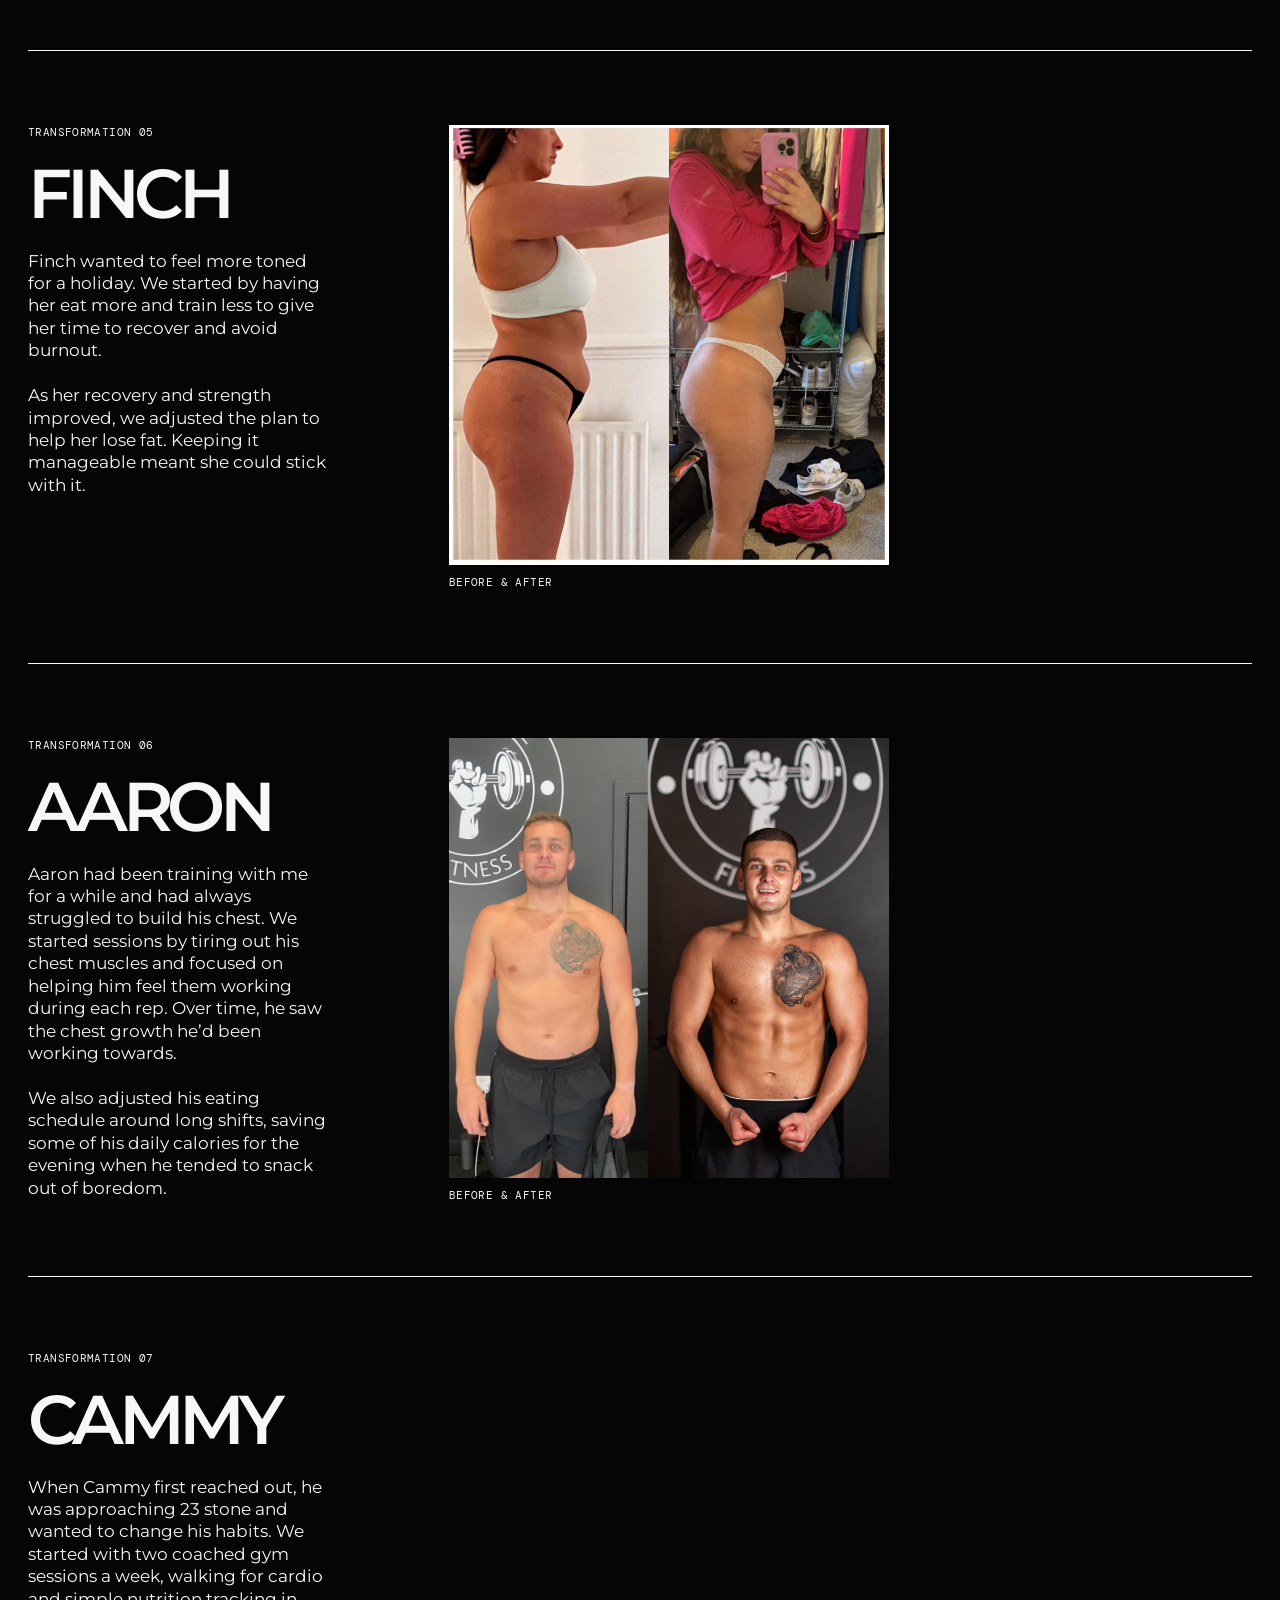
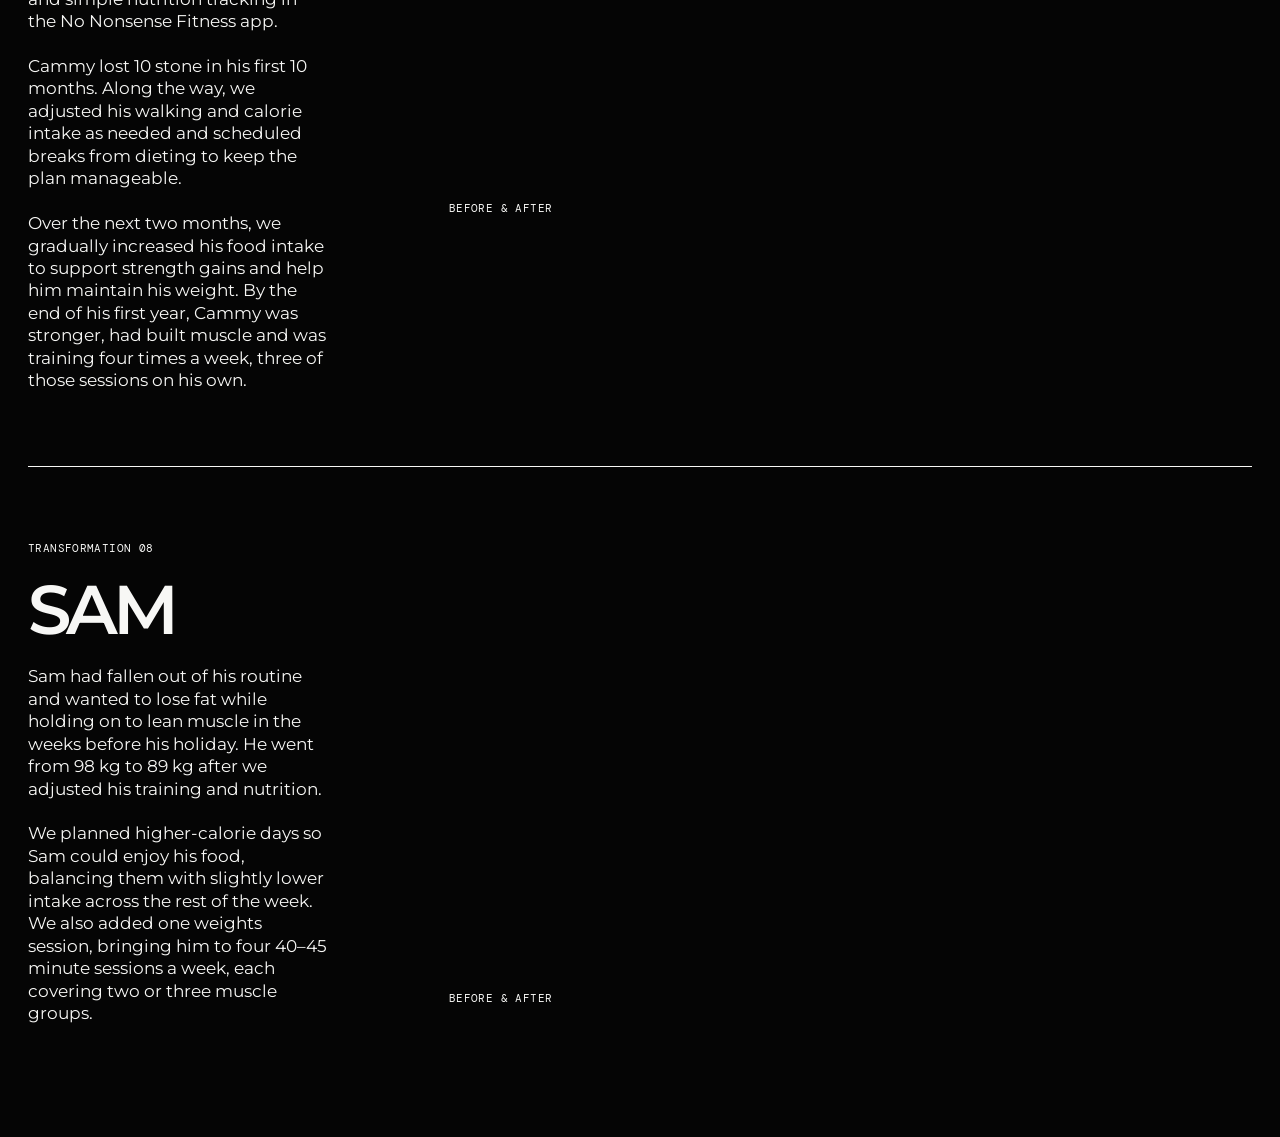
<file: transformations.html>
<!doctype html>
<html lang="en-GB">
  <head>
    <meta charset="UTF-8" />
    <meta http-equiv="refresh" content="0; url=transformations/" />
    <link rel="canonical" href="https://nononsensefitness.co.uk/transformations/" />
    <title>Transformations | No Nonsense Fitness</title>
  </head>
  <body>
    <p><a href="transformations/">View Transformations</a></p>
  </body>
</html>
</file>
<file: styles.css>
:root { --ink: #050505; --paper: #f7f7f5; --accent: #dfff43; }
* { box-sizing: border-box; }
html { scroll-behavior: smooth; }
body { margin: 0; background: var(--ink); color: var(--paper); font-family: "Montserrat", Arial, sans-serif; -webkit-user-select: none; user-select: none; }
a { color: inherit; }
a:focus-visible, .button:focus-visible { outline: 3px solid var(--accent); outline-offset: 4px; }
.service-card-dark a:focus-visible, .cta .button:focus-visible { outline-color: var(--ink); }
.skip-link { position: absolute; z-index: 10; top: 12px; left: 12px; padding: 12px 16px; background: var(--paper); color: var(--ink); font-family: "DM Mono", monospace; font-size: 12px; text-decoration: none; transform: translateY(-180%); }
.skip-link:focus-visible { transform: translateY(0); outline-offset: 3px; }
.site-header { position: sticky; top: 0; z-index: 10; display: flex; align-items: center; justify-content: flex-end; min-height: 117px; padding: 10px 28px; background: var(--ink); border-bottom: 1px solid var(--paper); }
.brand { position: absolute; left: 50%; display: block; width: 96px; height: 96px; overflow: hidden; border-radius: 50%; background: var(--ink); text-decoration: none; transform: translateX(-50%); }
.brand img { display: block; width: 100%; height: 100%; object-fit: cover; }
.site-menu { position: absolute; top: 50%; left: 28px; z-index: 1; transform: translateY(-50%); }
.site-menu summary { position: relative; display: block; width: 28px; height: 17px; cursor: pointer; list-style: none; }
.site-menu summary::-webkit-details-marker { display: none; }
.site-menu summary span { position: absolute; left: 0; display: block; width: 28px; height: 1px; background: var(--paper); transition: top .22s ease, left .22s ease, width .22s ease, height .22s ease, transform .22s ease; }
.site-menu summary span:first-child { top: 0; }
.site-menu summary span:nth-child(2) { top: 8px; }
.site-menu summary span:last-child { top: 16px; }
.site-menu[open] summary { animation: menu-lift .42s ease both; }
.site-menu[open] summary span:first-child { top: 1px; width: 4px; height: 15px; }
.site-menu[open] summary span:nth-child(2) { top: 8px; left: 4px; width: 20px; }
.site-menu[open] summary span:last-child { top: 1px; left: 24px; width: 4px; height: 15px; }
@keyframes menu-lift { 0%, 100% { transform: translateY(0); } 45% { transform: translateY(-3px); } }
@media (prefers-reduced-motion: reduce) { .site-menu summary span { transition: none; } .site-menu[open] summary { animation: none; } }
.menu-panel { position: absolute; top: calc(100% + 16px); left: 0; min-width: 194px; padding: 16px; border: 1px solid var(--paper); background: var(--ink); }
.menu-panel a { display: block; font-family: "DM Mono", monospace; font-size: 11px; letter-spacing: .035em; text-align: center; text-decoration: none; }
.header-link, .overline, .eyebrow, .service-index, .review-source, .page-signoff, .site-footer { font-family: "DM Mono", monospace; font-size: 11px; letter-spacing: .035em; }
.header-link { text-decoration: none; padding-top: 4px; }
.header-link span[aria-hidden="true"], .service-card a span[aria-hidden="true"] { font-size: 17px; line-height: 0; }
.section-shell { padding-left: 28px; padding-right: 28px; }
.hero { min-height: clamp(430px, 48vh, 600px); display: flex; flex-direction: column; justify-content: space-between; padding-top: 30px; padding-bottom: 22px; }
.eyebrow { margin: 0; text-align: center; }
h1, h2, h3, p { margin-top: 0; }
h1, h2, h3 { font-weight: 600; letter-spacing: -.075em; line-height: .88; }
h1 { font-size: clamp(64px, 11vw, 168px); margin: 58px 0 28px; }
em { font-family: inherit; font-style: normal; font-weight: 400; letter-spacing: -.075em; }
.hero-copy { display: grid; grid-template-columns: minmax(0, 1.5fr) minmax(230px, .5fr); gap: 28px; align-items: end; }
.hero-side { padding-bottom: 12px; }
.hero-side p { font-size: 18px; line-height: 1.25; max-width: 330px; margin-bottom: 24px; }
.mobile-only, .mobile-line-break { display: none; }
.button { display: inline-flex; gap: 10px; align-items: flex-end; justify-content: center; padding: 15px 17px; font-family: "DM Mono", monospace; font-size: 11px; letter-spacing: .025em; text-align: center; text-decoration: none; transition: transform .2s ease, background .2s ease, opacity .2s ease; }
.button::after { content: "↗"; font-size: 17px; line-height: 11px; transform: translateY(-1px); }
.button:hover { transform: translate(-3px,-3px); }
.button:active { transform: translate(-1px,-1px); opacity: .88; }
.button-dark { background: var(--paper); color: var(--ink); }
.page-signoff { padding-top: 32px; padding-bottom: 22px; border-top: 1px solid var(--paper); text-align: center; }
.section-rule { border-top: 1px solid var(--paper); }
.transformations-hero { padding-top: 92px; padding-bottom: 96px; border-bottom: 1px solid var(--paper); }
.transformations-hero h1 { margin: 0 0 30px; }
.transformations-hero > p:last-child { max-width: 510px; margin-bottom: 0; font-size: 18px; line-height: 1.32; }
.transformations-list { padding-top: 0; padding-bottom: 100px; }
.transformation-card { display: grid; grid-template-columns: minmax(240px, .6fr) minmax(0, 1.4fr); gap: clamp(28px, 6vw, 110px); padding: 74px 0; border-bottom: 1px solid var(--paper); }
.transformation-card:last-child { border-bottom: 0; }
.transformation-copy h2 { font-size: clamp(42px, 5.4vw, 78px); margin-bottom: 26px; }
.transformation-copy > p:last-child { max-width: 300px; margin-bottom: 0; font-size: 17px; line-height: 1.32; }
.transformation-collage { width: min(100%, 440px); aspect-ratio: 1; margin: 0; align-self: start; }
.transformation-collage img { display: block; width: 100%; height: 100%; object-fit: cover; }
.photo-placeholder { display: grid; width: 100%; min-height: 360px; aspect-ratio: 1; place-items: center; border: 1px solid var(--paper); background: #111; color: var(--paper); font-family: "DM Mono", monospace; font-size: 11px; letter-spacing: .035em; }
.transformation-collage figcaption { margin-top: 10px; font-family: "DM Mono", monospace; font-size: 11px; letter-spacing: .035em; }
.intro, .proof, .about { display: grid; grid-template-columns: minmax(0, 1fr) minmax(220px, .55fr); gap: 28px; padding-top: 95px; padding-bottom: 100px; }
.overline { margin-bottom: 24px; }
h2 { font-size: clamp(44px, 7.1vw, 105px); margin-bottom: 0; }
.body-copy, .about-copy p, .proof-note { font-size: 18px; line-height: 1.32; margin: 0; align-self: end; }
.services { padding-top: 95px; padding-bottom: 100px; }
.services-header { display: grid; grid-template-columns: 1fr; }
.service-grid { display: grid; grid-template-columns: 1fr 1fr; margin-top: 44px; border: 1px solid var(--paper); }
.service-card { min-height: 510px; padding: 24px; display: flex; flex-direction: column; }
.service-card + .service-card { border-left: 1px solid var(--paper); }
.service-card-dark { background: var(--paper); color: var(--ink); }
.service-index { margin-bottom: auto; }
.service-card h3 { font-size: clamp(43px, 5vw, 76px); margin: 78px 0 25px; }
.service-card p:not(.service-index) { max-width: 365px; font-size: 17px; line-height: 1.3; }
.service-card a { margin-top: auto; font-family: "DM Mono", monospace; font-size: 11px; display: flex; align-items: flex-end; justify-content: flex-start; gap: 8px; text-decoration: none; border-top: 1px solid currentColor; padding-top: 13px; }
.service-card a span[aria-hidden="true"] { line-height: 1; }
.intro-copy { align-self: end; }
.intro-photo { width: min(100%, 430px); margin: 32px 0 0; aspect-ratio: 4 / 5; overflow: hidden; background: #111; }
.intro-photo img { display: block; width: 100%; height: 100%; object-fit: cover; filter: contrast(1.05) saturate(.88); }
.proof-content { grid-column: 1; max-width: 700px; }
.proof-photo { grid-column: 2; align-self: end; margin: 0; aspect-ratio: 3 / 4; overflow: hidden; background: #111; }
.proof-photo img { display: block; width: 100%; height: 100%; object-fit: cover; object-position: 45% center; filter: contrast(1.08) saturate(.9); }
blockquote { font-size: clamp(36px, 5.7vw, 86px); font-weight: 500; letter-spacing: -.065em; line-height: .98; margin: 0 0 23px; }
.review-source { margin-bottom: 62px; }
.proof-note { max-width: 360px; }
.about { grid-template-columns: minmax(0, 1.2fr) minmax(220px, .5fr); row-gap: 42px; }
.about-title { grid-column: 1 / -1; }
.about-photo { grid-column: 1; margin: 0; max-width: 430px; aspect-ratio: 3 / 4; overflow: hidden; background: #111; }
.about-photo img { display: block; width: 100%; height: 100%; object-fit: cover; object-position: center 38%; filter: contrast(1.04); }
.about-copy { grid-column: 2; align-self: center; }
.about-copy p + p { margin-top: 18px; }
.cta { background: var(--paper); color: var(--ink); padding-top: 95px; padding-bottom: 70px; }
.cta h2 { font-size: clamp(65px, 11vw, 166px); margin: 40px 0 28px; }
.cta > p:not(.overline) { max-width: 390px; font-size: 18px; line-height: 1.3; margin-bottom: 32px; }
.button-light { background: var(--ink); color: var(--paper); }
.site-footer { display: flex; flex-wrap: wrap; justify-content: space-between; gap: 8px 20px; background: var(--ink); color: var(--paper); padding: 20px 28px; border-top: 1px solid #555; }
.site-footer p { margin: 0; }.site-footer a { text-decoration: none; }.footer-contact, .footer-email, .footer-socials { display: flex; gap: 20px; }
@media (min-width: 901px) {
  .hero { min-height: clamp(530px, 58vh, 720px); padding-top: 44px; padding-bottom: 85px; }
  .intro h2 { font-size: clamp(44px, 5.6vw, 90px); }
  .intro-copy { margin-top: 65px; }
  .about { grid-template-columns: minmax(0, 1fr) minmax(360px, 1fr); }
  .about-photo { max-width: 520px; }
  .about-copy { max-width: 560px; }
}
@media (max-width: 900px) {
  .button { padding: 17px; }
}
@media (min-width: 721px) and (max-width: 900px) {
  .intro { display: block; }
  .intro-copy { margin-top: 36px; }
}
@media (max-width: 720px) {
  .site-header, .section-shell, .site-footer { padding-left: 17px; padding-right: 17px; }
  .site-menu { left: 17px; }
  .site-header { min-height: 91px; padding-top: 8px; padding-bottom: 8px; }
  .brand { width: 74px; height: 74px; }
  .hero { min-height: 0; padding-top: 22px; }
  .desktop-only { display: none; }
  .mobile-only { display: inline; }
  .mobile-line-break { display: block; }
  h1 { margin-top: 45px; }
  .hero-copy, .intro, .proof, .about { display: block; }
  .hero-side { padding-bottom: 0; }
  .hero-side p { font-size: 16px; }
  .intro, .proof, .about, .services, .cta { padding-top: 65px; padding-bottom: 66px; }
  .body-copy { margin-top: 36px; font-size: 16px; }
  .service-grid { grid-template-columns: 1fr; }
  .service-card { min-height: 440px; }
  .service-card + .service-card { border-left: 0; border-top: 1px solid var(--paper); }
  .service-card h3 { margin-top: 55px; }
  .proof-content { max-width: none; }
  .proof-photo { margin-top: 40px; width: min(100%, 360px); aspect-ratio: 4 / 5; }
  blockquote { font-size: 32px; }
  .proof-note { font-size: 16px; }
  .about-copy { margin-top: 38px; }
  .about-copy p { font-size: 16px; }
  .about-photo { margin-top: 30px; max-width: none; }
  .transformations-hero { padding-top: 64px; padding-bottom: 66px; }
  .transformations-hero h1 { margin-bottom: 26px; }
  .transformations-hero > p:last-child { font-size: 16px; }
  .transformations-list { padding-bottom: 66px; }
  .transformation-card { display: block; padding: 64px 0; }
  .transformation-copy h2 { margin-bottom: 22px; }
  .transformation-copy > p:last-child { margin-bottom: 34px; font-size: 16px; }
  .photo-placeholder { min-height: 220px; }
  .site-footer { display: grid; grid-template-columns: 1fr; gap: 8px; }
  .footer-contact, .footer-email, .footer-socials { flex-wrap: wrap; gap: 8px 16px; }
}
[contenteditable], [contenteditable] * { -webkit-user-select: text; user-select: text; cursor: text; }
</file>
